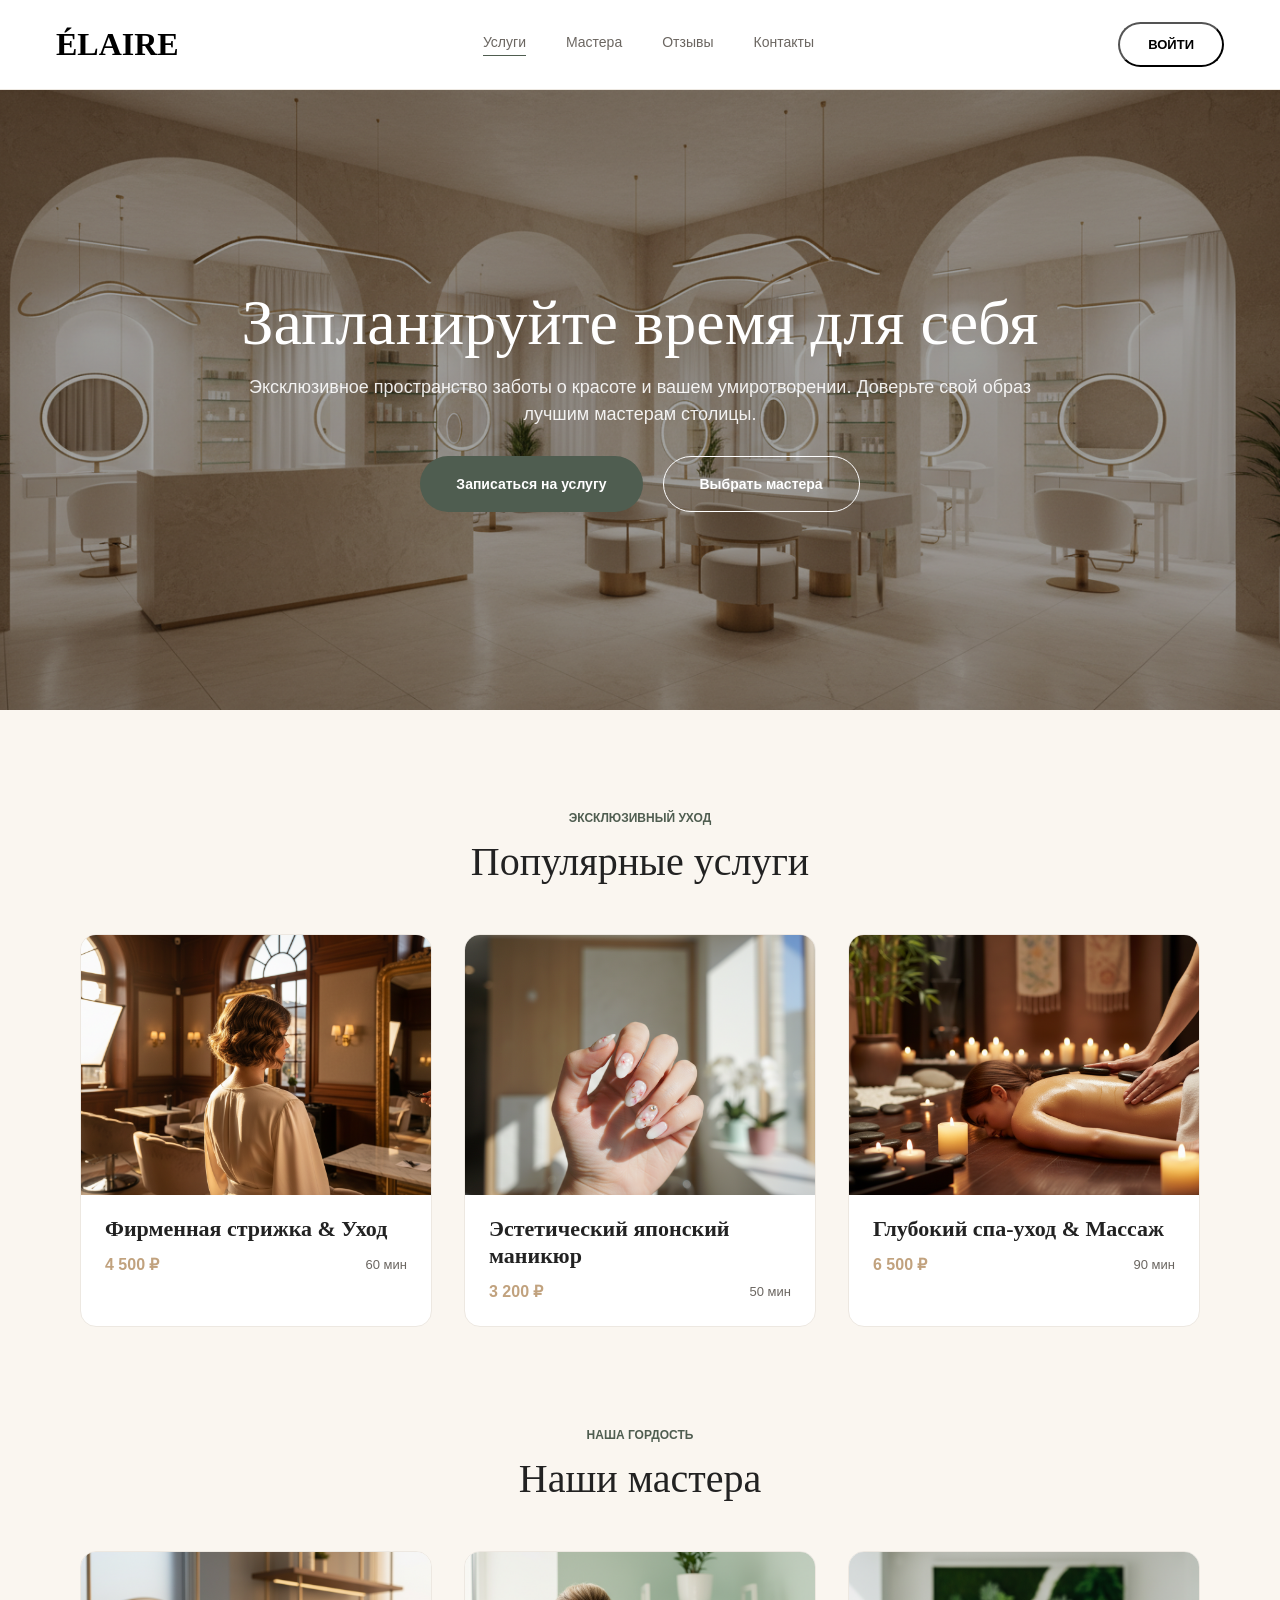
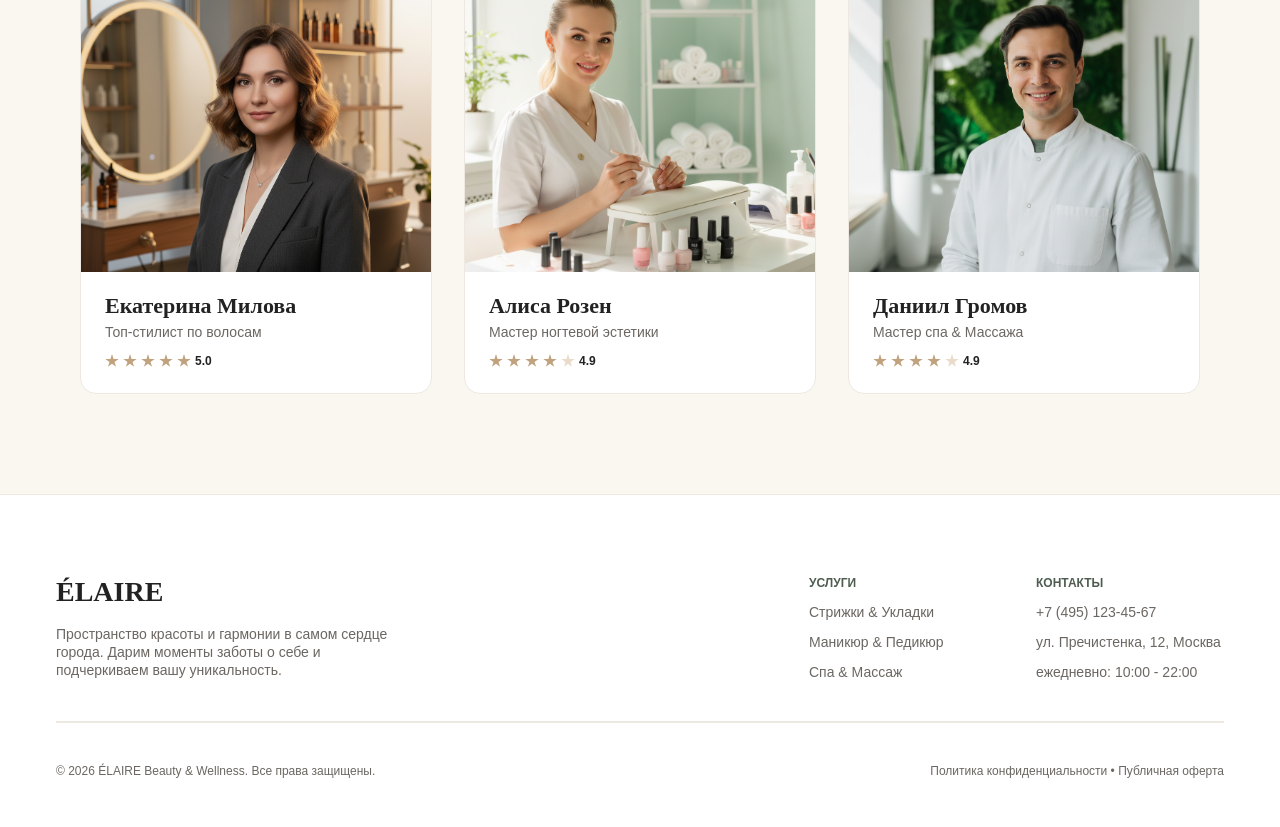
<file: frontend-1-complete/index.html>
<!DOCTYPE html>
<html lang="ru">
  <head>
    <meta charset="UTF-8" />
    <link rel="icon" type="image/svg+xml" href="/favicon.svg" />
    <meta name="viewport" content="width=device-width, initial-scale=1.0" />
    <title>ÉLAIRE — Салон услуг</title>
    <link rel="stylesheet" href="home.css" />
  </head>
  <body>
    <div class="page">
      <!-- header -->
      <header class="header">
        <div class="logo">
          <span class="logo-text">ÉLAIRE</span>
        </div>
        <nav class="nav-links">
          <div class="nav-item active"><a href="#">Услуги</a></div>
          <div class="nav-item"><a href="#">Мастера</a></div>
          <div class="nav-item"><a href="#">Отзывы</a></div>
          <div class="nav-item"><a href="#">Контакты</a></div>
        </nav>
        <button class="login-button"><span>Войти</span></button>
      </header>

      <!-- hero -->
      <section class="hero">
        <div class="hero-text-container">
          <h1 class="hero-title">Запланируйте время для себя</h1>
          <p class="hero-desc">
            Эксклюзивное пространство заботы о красоте и вашем умиротворении.
            Доверьте свой образ лучшим мастерам столицы.
          </p>
        </div>
        <div class="hero-ctas">
          <button
            class="cta-service"
            onclick="window.location.href='services.html'"
          >
            Записаться на услугу
          </button>
          <button class="cta-master">Выбрать мастера</button>
        </div>
      </section>

      <!-- popular services -->
      <section class="popular-services">
        <div class="section-header">
          <span class="section-tag">Эксклюзивный уход</span>
          <h2 class="section-title">Популярные услуги</h2>
        </div>
        <div class="services-grid">
          <article class="service-card">
            <div
              class="service-card-image"
              style="background-image: url('images/service-haircut.png')"
            ></div>
            <div class="service-card-body">
              <h3 class="service-card-title">Фирменная стрижка &amp; Уход</h3>
              <div class="service-card-meta">
                <span class="price">4 500 ₽</span>
                <span class="duration">60 мин</span>
              </div>
            </div>
          </article>
          <article class="service-card">
            <div
              class="service-card-image"
              style="background-image: url('images/service-manicure.png')"
            ></div>
            <div class="service-card-body">
              <h3 class="service-card-title">Эстетический японский маникюр</h3>
              <div class="service-card-meta">
                <span class="price">3 200 ₽</span>
                <span class="duration">50 мин</span>
              </div>
            </div>
          </article>
          <article class="service-card">
            <div
              class="service-card-image"
              style="background-image: url('images/service-spa.png')"
            ></div>
            <div class="service-card-body">
              <h3 class="service-card-title">Глубокий спа-уход &amp; Массаж</h3>
              <div class="service-card-meta">
                <span class="price">6 500 ₽</span>
                <span class="duration">90 мин</span>
              </div>
            </div>
          </article>
        </div>
      </section>

      <!-- our masters -->
      <section class="our-masters">
        <div class="section-header">
          <span class="section-tag">Наша гордость</span>
          <h2 class="section-title">Наши мастера</h2>
        </div>
        <div class="masters-grid">
          <article class="master-card">
            <div
              class="master-card-image"
              style="background-image: url('images/master-ekaterina.png')"
            ></div>
            <div class="master-card-body">
              <div class="master-info">
                <h3 class="master-name">Екатерина Милова</h3>
                <span class="master-role">Топ-стилист по волосам</span>
              </div>
              <div class="stars">
                <span class="star"></span>
                <span class="star"></span>
                <span class="star"></span>
                <span class="star"></span>
                <span class="star"></span>
                <span class="rating">5.0</span>
              </div>
            </div>
          </article>
          <article class="master-card">
            <div
              class="master-card-image"
              style="background-image: url('images/master-alisa.png')"
            ></div>
            <div class="master-card-body">
              <div class="master-info">
                <h3 class="master-name">Алиса Розен</h3>
                <span class="master-role">Мастер ногтевой эстетики</span>
              </div>
              <div class="stars">
                <span class="star"></span>
                <span class="star"></span>
                <span class="star"></span>
                <span class="star"></span>
                <span class="star star-empty"></span>
                <span class="rating">4.9</span>
              </div>
            </div>
          </article>
          <article class="master-card">
            <div
              class="master-card-image"
              style="background-image: url('images/master-daniil.png')"
            ></div>
            <div class="master-card-body">
              <div class="master-info">
                <h3 class="master-name">Даниил Громов</h3>
                <span class="master-role">Мастер спа &amp; Массажа</span>
              </div>
              <div class="stars">
                <span class="star"></span>
                <span class="star"></span>
                <span class="star"></span>
                <span class="star"></span>
                <span class="star star-empty"></span>
                <span class="rating">4.9</span>
              </div>
            </div>
          </article>
        </div>
      </section>

      <!-- footer -->
      <footer class="footer">
        <div class="footer-top">
          <div class="footer-brand">
            <span class="brand-name">ÉLAIRE</span>
            <span class="brand-desc"
              >Пространство красоты и гармонии в самом сердце города. Дарим
              моменты заботы о себе и подчеркиваем вашу уникальность.</span
            >
          </div>
          <div class="footer-links-row">
            <div class="links-col" style="width: 147px">
              <span class="col-title">Услуги</span>
              <a href="#">Стрижки &amp; Укладки</a>
              <a href="#">Маникюр &amp; Педикюр</a>
              <a href="#">Спа &amp; Массаж</a>
            </div>
            <div class="links-col" style="width: 188px">
              <span class="col-title">Контакты</span>
              <a href="#">+7 (495) 123-45-67</a>
              <a href="#">ул. Пречистенка, 12, Москва</a>
              <a href="#">ежедневно: 10:00 - 22:00</a>
            </div>
          </div>
        </div>
        <div class="footer-line"></div>
        <div class="footer-bottom">
          <span class="copy"
            >© 2026 ÉLAIRE Beauty &amp; Wellness. Все права защищены.</span
          >
          <span class="legal"
            >Политика конфиденциальности • Публичная оферта</span
          >
        </div>
      </footer>
    </div>
  </body>
</html>
</file>
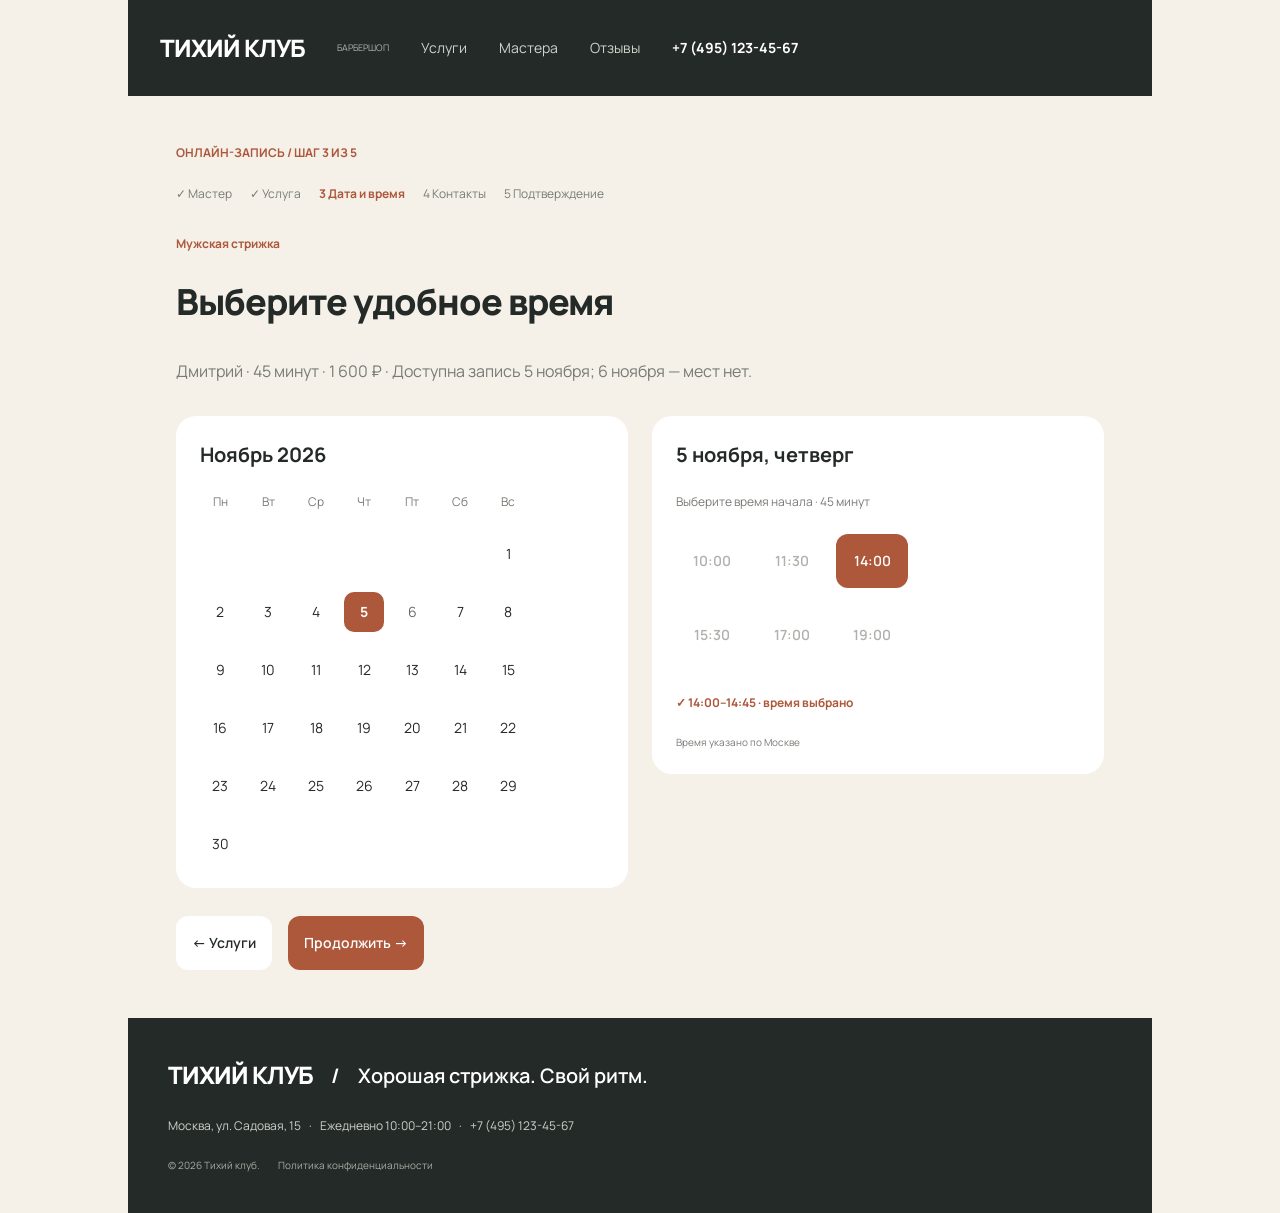
<file: frontend-1-practice/index.html>
<!DOCTYPE html>
<html class="document" lang="ru">
  <head>
    <meta charset="UTF-8" />
    <meta name="viewport" content="width=device-width, initial-scale=1.0" />
    <meta name="description" content="Выбор даты и времени визита в барбершоп «Тихий клуб»." />
    <title>Дата и время — Тихий клуб</title>
    <link rel="stylesheet" href="styles.css" />
  </head>
  <body class="site">
    <div class="site-frame">
      <header class="masthead">
        <div class="masthead-inner">
          <a class="brand" href="./index.html" aria-label="Тихий клуб — главная">ТИХИЙ КЛУБ</a>
          <span class="brand-caption">БАРБЕРШОП</span>
          <nav class="site-navigation" aria-label="Основная навигация">
            <a class="navigation-link" href="#">Услуги</a>
            <a class="navigation-link" href="#">Мастера</a>
            <a class="navigation-link" href="#">Отзывы</a>
          </nav>
          <a class="salon-phone" href="tel:+74951234567">+7 (495) 123-45-67</a>
        </div>
      </header>

      <main class="appointment">
        <p class="eyebrow">Онлайн-запись / Шаг 3 из 5</p>
        <nav class="booking-progress" aria-label="Этапы записи">
          <ol class="progress-list">
            <li class="progress-step progress-step--complete">✓ Мастер</li>
            <li class="progress-step progress-step--complete">✓ Услуга</li>
            <li class="progress-step progress-step--current" aria-current="step">3 Дата и время</li>
            <li class="progress-step">4 Контакты</li>
            <li class="progress-step">5 Подтверждение</li>
          </ol>
        </nav>

        <section class="visit-choice" aria-labelledby="page-heading">
          <p class="service-label">Мужская стрижка</p>
          <h1 class="page-heading" id="page-heading">Выберите удобное время</h1>
          <p class="visit-description">Дмитрий · 45 минут · 1 600 ₽ <span class="availability-note">· Доступна запись 5 ноября; 6 ноября — мест нет.</span></p>

          <div class="schedule-layout">
            <section class="month-panel" aria-labelledby="month-heading">
              <h2 class="panel-heading" id="month-heading">Ноябрь 2026</h2>
              <div class="weekday-grid" aria-hidden="true">
                <span class="weekday">Пн</span><span class="weekday">Вт</span><span class="weekday">Ср</span><span class="weekday">Чт</span><span class="weekday">Пт</span><span class="weekday">Сб</span><span class="weekday">Вс</span>
              </div>
              <div class="date-grid" role="group" aria-label="Даты ноября 2026 года">
                <!-- 1 ноября — воскресенье: шесть пустых ячеек перед первым числом. -->
                <span class="date-spacer" aria-hidden="true"></span><span class="date-spacer" aria-hidden="true"></span><span class="date-spacer" aria-hidden="true"></span><span class="date-spacer" aria-hidden="true"></span><span class="date-spacer" aria-hidden="true"></span><span class="date-spacer" aria-hidden="true"></span>
                <button class="date-button" type="button" aria-label="1 ноября, воскресенье">1</button>
                <button class="date-button" type="button" aria-label="2 ноября, понедельник">2</button>
                <button class="date-button" type="button" aria-label="3 ноября, вторник">3</button>
                <button class="date-button" type="button" aria-label="4 ноября, среда">4</button>
                <button class="date-button date-button--selected" type="button" aria-label="5 ноября, четверг, выбрано" aria-pressed="true">5</button>
                <button class="date-button date-button--busy" type="button" aria-label="6 ноября, пятница, нет свободных слотов">6</button>
                <button class="date-button" type="button" aria-label="7 ноября, суббота">7</button>
                <button class="date-button" type="button" aria-label="8 ноября, воскресенье">8</button>
                <button class="date-button" type="button" aria-label="9 ноября, понедельник">9</button>
                <button class="date-button" type="button" aria-label="10 ноября, вторник">10</button>
                <button class="date-button" type="button" aria-label="11 ноября, среда">11</button>
                <button class="date-button" type="button" aria-label="12 ноября, четверг">12</button>
                <button class="date-button" type="button" aria-label="13 ноября, пятница">13</button>
                <button class="date-button" type="button" aria-label="14 ноября, суббота">14</button>
                <button class="date-button" type="button" aria-label="15 ноября, воскресенье">15</button>
                <button class="date-button" type="button" aria-label="16 ноября, понедельник">16</button>
                <button class="date-button" type="button" aria-label="17 ноября, вторник">17</button>
                <button class="date-button" type="button" aria-label="18 ноября, среда">18</button>
                <button class="date-button" type="button" aria-label="19 ноября, четверг">19</button>
                <button class="date-button" type="button" aria-label="20 ноября, пятница">20</button>
                <button class="date-button" type="button" aria-label="21 ноября, суббота">21</button>
                <button class="date-button" type="button" aria-label="22 ноября, воскресенье">22</button>
                <button class="date-button" type="button" aria-label="23 ноября, понедельник">23</button>
                <button class="date-button" type="button" aria-label="24 ноября, вторник">24</button>
                <button class="date-button" type="button" aria-label="25 ноября, среда">25</button>
                <button class="date-button" type="button" aria-label="26 ноября, четверг">26</button>
                <button class="date-button" type="button" aria-label="27 ноября, пятница">27</button>
                <button class="date-button" type="button" aria-label="28 ноября, суббота">28</button>
                <button class="date-button" type="button" aria-label="29 ноября, воскресенье">29</button>
                <button class="date-button" type="button" aria-label="30 ноября, понедельник">30</button>
              </div>
            </section>

            <section class="time-panel" aria-labelledby="time-heading">
              <h2 class="panel-heading" id="time-heading"><time class="chosen-date" datetime="2026-11-05">5 ноября, четверг</time></h2>
              <p class="time-instruction">Выберите время начала · 45 минут</p>
              <div class="time-grid" role="group" aria-label="Время начала визита">
                <button class="time-button time-button--unavailable" type="button" disabled aria-label="10:00, занято">10:00</button>
                <button class="time-button time-button--unavailable" type="button" disabled aria-label="11:30, занято">11:30</button>
                <button class="time-button time-button--selected" type="button" aria-pressed="true" aria-label="14:00, выбрано">14:00</button>
                <button class="time-button time-button--unavailable" type="button" disabled aria-label="15:30, занято">15:30</button>
                <button class="time-button time-button--unavailable" type="button" disabled aria-label="17:00, занято">17:00</button>
                <button class="time-button time-button--unavailable" type="button" disabled aria-label="19:00, занято">19:00</button>
              </div>
              <p class="selected-interval">✓ 14:00–14:45 · время выбрано</p>
              <p class="timezone-note">Время указано по Москве</p>
            </section>
          </div>

          <div class="booking-actions">
            <button class="action-button action-button--secondary" type="button">← Услуги</button>
            <button class="action-button action-button--primary" type="button">Продолжить →</button>
          </div>
        </section>
      </main>

      <footer class="salon-footer" id="contacts">
        <div class="footer-inner">
          <div class="footer-signature">
            <a class="brand brand--footer" href="./index.html">ТИХИЙ КЛУБ</a>
            <span class="signature-divider" aria-hidden="true">/</span>
            <p class="salon-motto">Хорошая стрижка. Свой ритм.</p>
          </div>
          <address class="salon-details">Москва, ул. Садовая, 15 <span class="details-divider">·</span> Ежедневно 10:00–21:00 <span class="details-divider">·</span> <a class="footer-phone" href="tel:+74951234567">+7 (495) 123-45-67</a></address>
          <p class="footer-legal">© 2026 Тихий клуб. <span class="privacy-label">Политика конфиденциальности</span></p>
        </div>
      </footer>
    </div>
  </body>
</html>
</file>
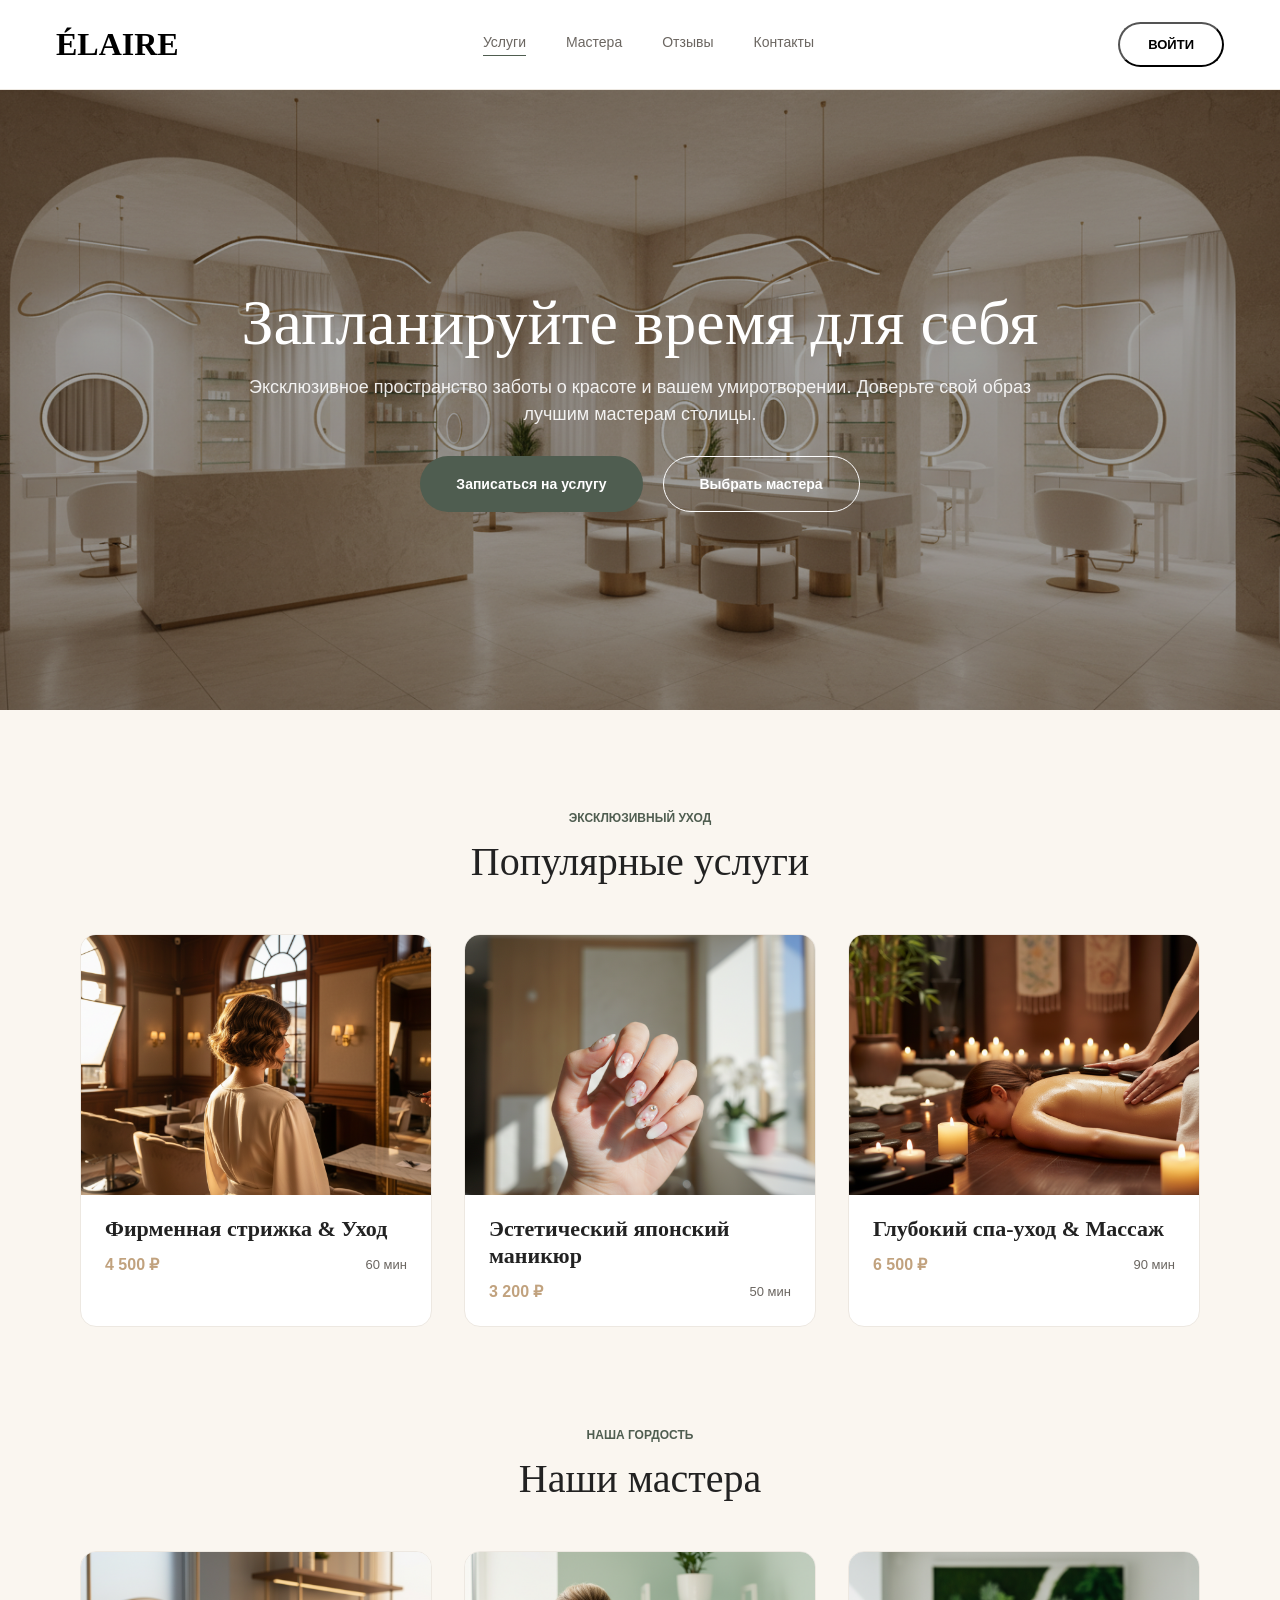
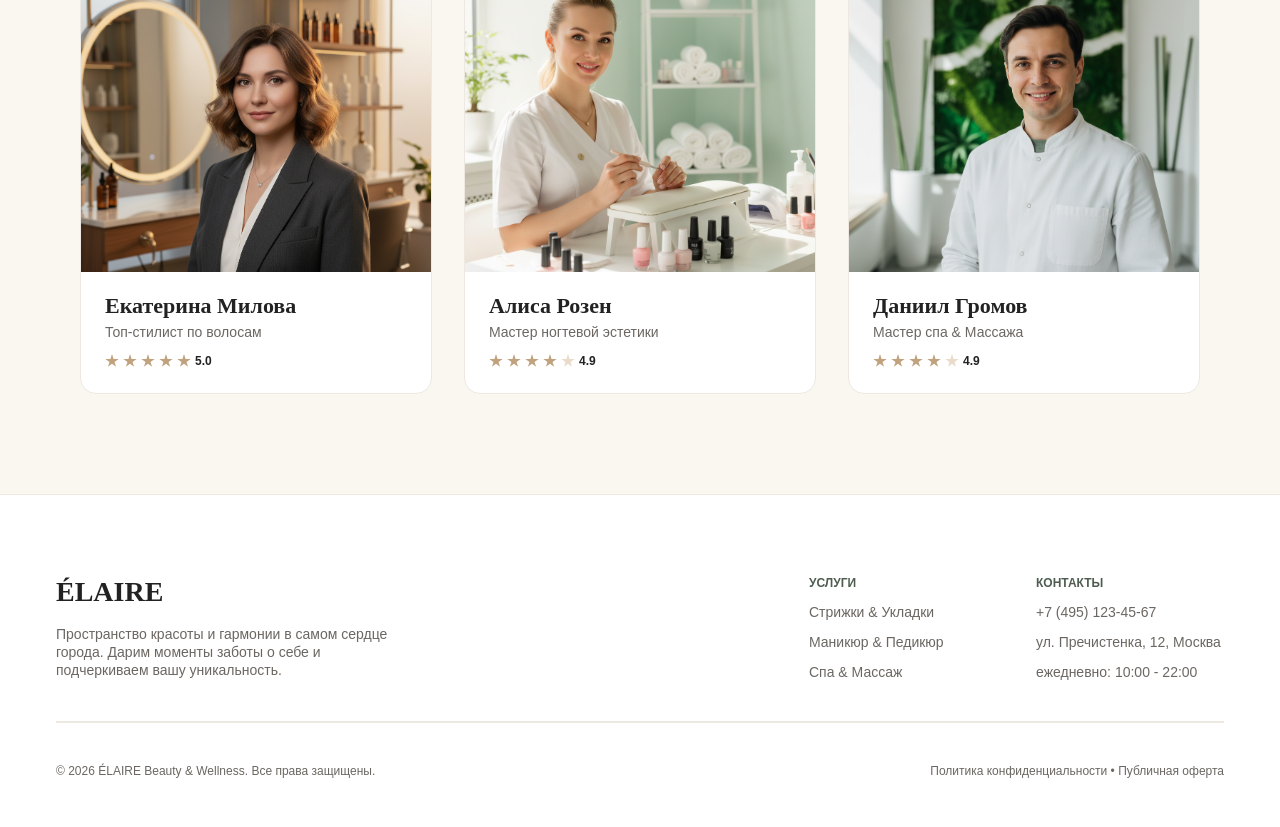
<file: frontend-2-complete/index.html>
<!DOCTYPE html>
<html lang="ru">
  <head>
    <meta charset="UTF-8" />
    <link rel="icon" type="image/svg+xml" href="/favicon.svg" />
    <meta name="viewport" content="width=device-width, initial-scale=1.0" />
    <title>ÉLAIRE — Салон услуг</title>
    <link rel="stylesheet" href="home.css" />
  </head>
  <body>
    <div class="page">
      <!-- header -->
      <header class="header">
        <div class="logo">
          <span class="logo-text">ÉLAIRE</span>
        </div>
        <nav class="nav-links">
          <div class="nav-item active"><a href="#">Услуги</a></div>
          <div class="nav-item"><a href="#">Мастера</a></div>
          <div class="nav-item"><a href="#">Отзывы</a></div>
          <div class="nav-item"><a href="#">Контакты</a></div>
        </nav>
        <button class="login-button"><span>Войти</span></button>
      </header>

      <!-- hero -->
      <section class="hero">
        <div class="hero-text-container">
          <h1 class="hero-title">Запланируйте время для себя</h1>
          <p class="hero-desc">
            Эксклюзивное пространство заботы о красоте и вашем умиротворении.
            Доверьте свой образ лучшим мастерам столицы.
          </p>
        </div>
        <div class="hero-ctas">
          <button class="cta-service">Записаться на услугу</button>
          <button class="cta-master">Выбрать мастера</button>
        </div>
      </section>

      <!-- popular services -->
      <section class="popular-services">
        <div class="section-header">
          <span class="section-tag">Эксклюзивный уход</span>
          <h2 class="section-title">Популярные услуги</h2>
        </div>
        <div class="services-grid">
          <article class="service-card">
            <div
              class="service-card-image"
              style="background-image: url('images/service-haircut.png')"
            ></div>
            <div class="service-card-body">
              <h3 class="service-card-title">Фирменная стрижка &amp; Уход</h3>
              <div class="service-card-meta">
                <span class="price">4 500 ₽</span>
                <span class="duration">60 мин</span>
              </div>
            </div>
          </article>
          <article class="service-card">
            <div
              class="service-card-image"
              style="background-image: url('images/service-manicure.png')"
            ></div>
            <div class="service-card-body">
              <h3 class="service-card-title">Эстетический японский маникюр</h3>
              <div class="service-card-meta">
                <span class="price">3 200 ₽</span>
                <span class="duration">50 мин</span>
              </div>
            </div>
          </article>
          <article class="service-card">
            <div
              class="service-card-image"
              style="background-image: url('images/service-spa.png')"
            ></div>
            <div class="service-card-body">
              <h3 class="service-card-title">Глубокий спа-уход &amp; Массаж</h3>
              <div class="service-card-meta">
                <span class="price">6 500 ₽</span>
                <span class="duration">90 мин</span>
              </div>
            </div>
          </article>
        </div>
      </section>

      <!-- our masters -->
      <section class="our-masters">
        <div class="section-header">
          <span class="section-tag">Наша гордость</span>
          <h2 class="section-title">Наши мастера</h2>
        </div>
        <div class="masters-grid">
          <article class="master-card">
            <div
              class="master-card-image"
              style="background-image: url('images/master-ekaterina.png')"
            ></div>
            <div class="master-card-body">
              <div class="master-info">
                <h3 class="master-name">Екатерина Милова</h3>
                <span class="master-role">Топ-стилист по волосам</span>
              </div>
              <div class="stars">
                <span class="star"></span>
                <span class="star"></span>
                <span class="star"></span>
                <span class="star"></span>
                <span class="star"></span>
                <span class="rating">5.0</span>
              </div>
            </div>
          </article>
          <article class="master-card">
            <div
              class="master-card-image"
              style="background-image: url('images/master-alisa.png')"
            ></div>
            <div class="master-card-body">
              <div class="master-info">
                <h3 class="master-name">Алиса Розен</h3>
                <span class="master-role">Мастер ногтевой эстетики</span>
              </div>
              <div class="stars">
                <span class="star"></span>
                <span class="star"></span>
                <span class="star"></span>
                <span class="star"></span>
                <span class="star star-empty"></span>
                <span class="rating">4.9</span>
              </div>
            </div>
          </article>
          <article class="master-card">
            <div
              class="master-card-image"
              style="background-image: url('images/master-daniil.png')"
            ></div>
            <div class="master-card-body">
              <div class="master-info">
                <h3 class="master-name">Даниил Громов</h3>
                <span class="master-role">Мастер спа &amp; Массажа</span>
              </div>
              <div class="stars">
                <span class="star"></span>
                <span class="star"></span>
                <span class="star"></span>
                <span class="star"></span>
                <span class="star star-empty"></span>
                <span class="rating">4.9</span>
              </div>
            </div>
          </article>
        </div>
      </section>

      <!-- footer -->
      <footer class="footer">
        <div class="footer-top">
          <div class="footer-brand">
            <span class="brand-name">ÉLAIRE</span>
            <span class="brand-desc"
              >Пространство красоты и гармонии в самом сердце города. Дарим
              моменты заботы о себе и подчеркиваем вашу уникальность.</span
            >
          </div>
          <div class="footer-links-row">
            <div class="links-col" style="width: 147px">
              <span class="col-title">Услуги</span>
              <a href="#">Стрижки &amp; Укладки</a>
              <a href="#">Маникюр &amp; Педикюр</a>
              <a href="#">Спа &amp; Массаж</a>
            </div>
            <div class="links-col" style="width: 188px">
              <span class="col-title">Контакты</span>
              <a href="#">+7 (495) 123-45-67</a>
              <a href="#">ул. Пречистенка, 12, Москва</a>
              <a href="#">ежедневно: 10:00 - 22:00</a>
            </div>
          </div>
        </div>
        <div class="footer-line"></div>
        <div class="footer-bottom">
          <span class="copy"
            >© 2026 ÉLAIRE Beauty &amp; Wellness. Все права защищены.</span
          >
          <span class="legal"
            >Политика конфиденциальности • Публичная оферта</span
          >
        </div>
      </footer>
    </div>
    <script src="./home.js"></script>
  </body>
</html>
</file>
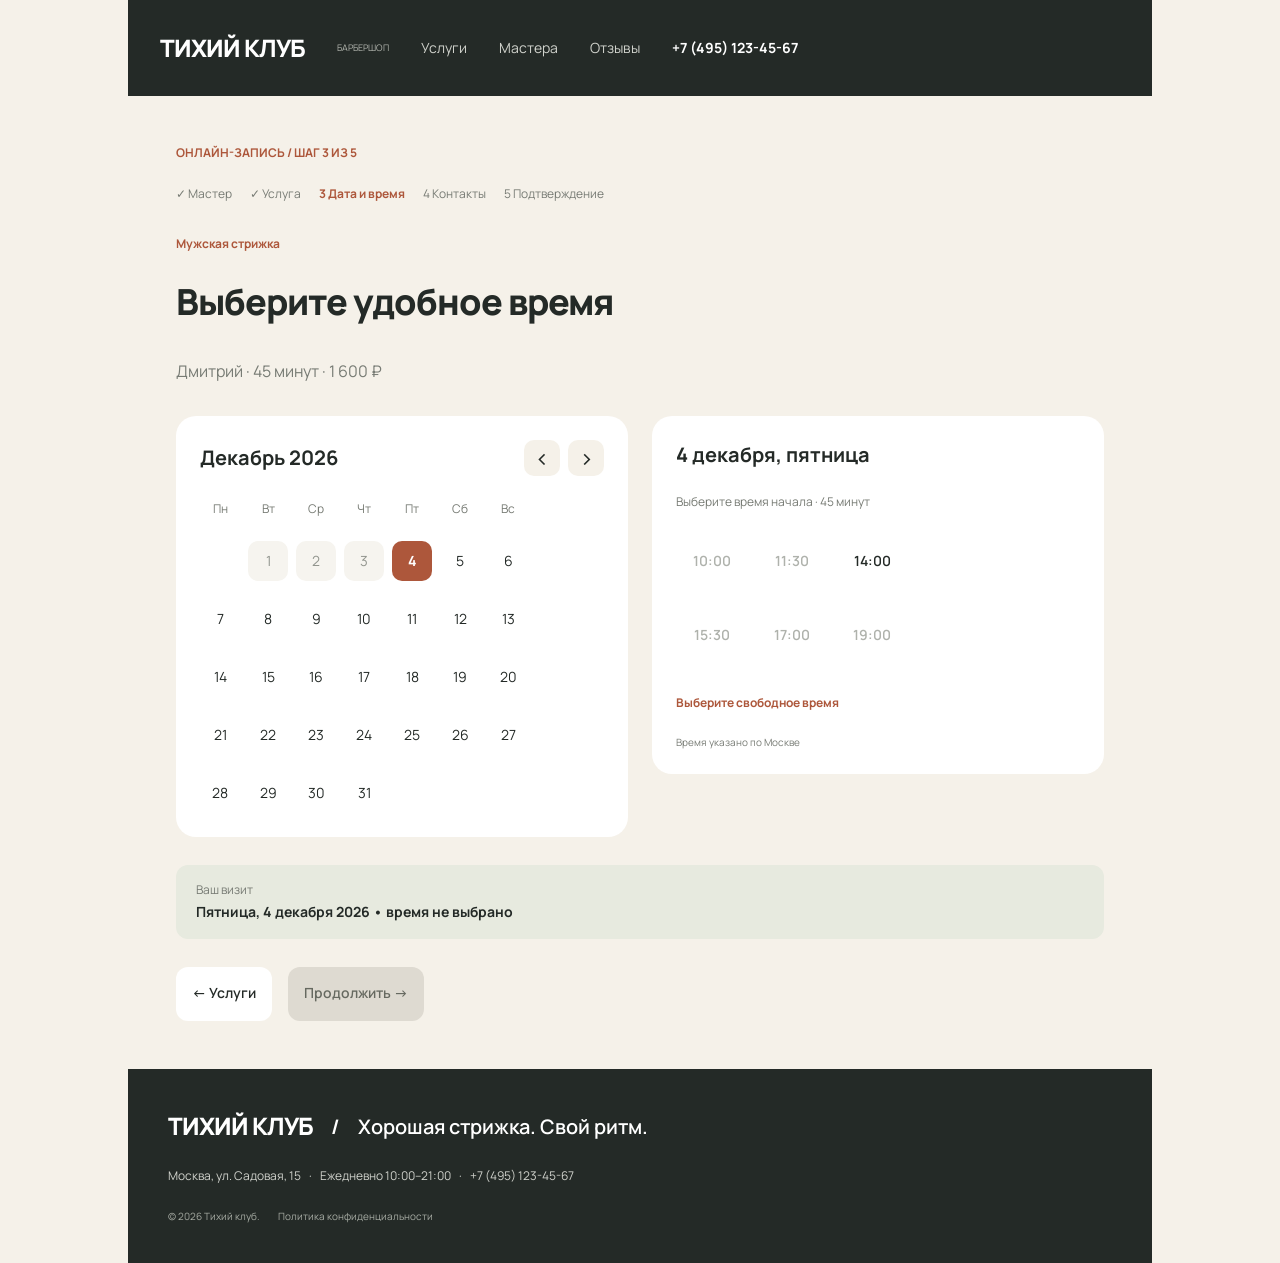
<file: frontend-2-practice/index.html>
<!DOCTYPE html>
<html class="document" lang="ru">
  <head>
    <meta charset="UTF-8" />
    <meta name="viewport" content="width=device-width, initial-scale=1.0" />
    <meta name="description" content="Выбор даты и времени визита в барбершоп «Тихий клуб»." />
    <title>Дата и время — Тихий клуб</title>
    <link rel="stylesheet" href="styles.css" />
  </head>
  <body class="site">
    <div class="site-frame">
      <header class="masthead">
        <div class="masthead-inner">
          <a class="brand" href="./index.html" aria-label="Тихий клуб — главная">ТИХИЙ КЛУБ</a>
          <span class="brand-caption">БАРБЕРШОП</span>
          <nav class="site-navigation" aria-label="Основная навигация">
            <a class="navigation-link" href="#">Услуги</a>
            <a class="navigation-link" href="#">Мастера</a>
            <a class="navigation-link" href="#">Отзывы</a>
          </nav>
          <a class="salon-phone" href="tel:+74951234567">+7 (495) 123-45-67</a>
        </div>
      </header>

      <main class="appointment">
        <p class="eyebrow">Онлайн-запись / Шаг 3 из 5</p>
        <nav class="booking-progress" aria-label="Этапы записи">
          <ol class="progress-list">
            <li class="progress-step progress-step--complete">✓ Мастер</li>
            <li class="progress-step progress-step--complete">✓ Услуга</li>
            <li class="progress-step progress-step--current" aria-current="step">3 Дата и время</li>
            <li class="progress-step">4 Контакты</li>
            <li class="progress-step">5 Подтверждение</li>
          </ol>
        </nav>

        <section class="visit-choice" aria-labelledby="page-heading">
          <p class="service-label">Мужская стрижка</p>
          <h1 class="page-heading" id="page-heading">Выберите удобное время</h1>
          <p class="visit-description">Дмитрий · 45 минут · 1 600 ₽</p>

          <div class="schedule-layout">
            <section class="month-panel" aria-labelledby="month-heading">
              <div class="month-header">
                <h2 class="panel-heading" id="month-heading" aria-live="polite"></h2>
                <div class="month-navigation" aria-label="Переключение месяцев">
                  <button class="month-arrow" id="previous-month" type="button" aria-label="Предыдущий месяц">‹</button>
                  <button class="month-arrow" id="next-month" type="button" aria-label="Следующий месяц">›</button>
                </div>
              </div>
              <div class="weekday-grid" aria-hidden="true">
                <span class="weekday">Пн</span><span class="weekday">Вт</span><span class="weekday">Ср</span><span class="weekday">Чт</span><span class="weekday">Пт</span><span class="weekday">Сб</span><span class="weekday">Вс</span>
              </div>
              <div class="date-grid" role="group" aria-labelledby="month-heading"></div>
            </section>

            <section class="time-panel" aria-labelledby="time-heading">
              <h2 class="panel-heading" id="time-heading"><time class="chosen-date"></time></h2>
              <p class="time-instruction">Выберите время начала · 45 минут</p>
              <div class="time-grid" role="group" aria-label="Время начала визита"></div>
              <p class="no-slots" hidden>На этот день всё занято. Выберите другую дату.</p>
              <p class="selected-interval" id="slot-hint">Выберите свободное время</p>
              <p class="timezone-note">Время указано по Москве</p>
            </section>
          </div>

          <div class="booking-summary">
            <p class="summary-label">Ваш визит</p>
            <p class="summary-value" id="booking-summary" aria-live="polite"></p>
          </div>
          <div class="booking-actions">
            <a class="action-button action-button--secondary" href="https://www.figma.com/proto/QsYxZm2ePz76Io6f0aDWiN/Untitled?node-id=17-140&amp;page-id=6%3A662">← Услуги</a>
            <button class="action-button action-button--primary" id="continue-booking" type="button" disabled>Продолжить →</button>
          </div>
          <p class="booking-feedback" role="status" hidden></p>
        </section>
      </main>

      <footer class="salon-footer" id="contacts">
        <div class="footer-inner">
          <div class="footer-signature">
            <a class="brand brand--footer" href="./index.html">ТИХИЙ КЛУБ</a>
            <span class="signature-divider" aria-hidden="true">/</span>
            <p class="salon-motto">Хорошая стрижка. Свой ритм.</p>
          </div>
          <address class="salon-details">Москва, ул. Садовая, 15 <span class="details-divider">·</span> Ежедневно 10:00–21:00 <span class="details-divider">·</span> <a class="footer-phone" href="tel:+74951234567">+7 (495) 123-45-67</a></address>
          <p class="footer-legal">© 2026 Тихий клуб. <span class="privacy-label">Политика конфиденциальности</span></p>
        </div>
      </footer>
    </div>
    <script src="script.js"></script>
  </body>
</html>
</file>
<file: frontend-1-complete/home.css>
/* ===== reset & base ===== */
* {
  margin: 0;
  padding: 0;
  box-sizing: border-box;
}

body {
  min-height: 100vh;
  font-family: "DM Sans", sans-serif;
}

.page {
  display: flex;
  flex-direction: column;
  min-height: 100vh;
  background: #faf6f0;
}

/* ===== header ===== */
.header {
  display: flex;
  flex-direction: row;
  justify-content: space-between;
  align-items: center;
  padding: 0px 56px;
  height: 90px;
  background: #ffffff;
  border-bottom: 1px solid #ede8e1;
}

.logo-text {
  font-family: "Cormorant Garamond", serif;
  font-weight: 600;
  font-size: 32px;
  line-height: 39px;
  cursor: pointer;
}

.nav-links {
  display: flex;
  flex-direction: row;
  gap: 40px;
}

.nav-item {
  padding-bottom: 4px;
  border-bottom: 1.5px solid transparent;
}

.nav-item.active {
  border-bottom-color: #4f5d50;
}

.nav-item a {
  font-size: 14px;
  line-height: 18px;
  color: #6b6661;
  text-decoration: none;
}

.login-button {
  padding: 12px 28px;
  border-radius: 100px;
  background: transparent;
  cursor: pointer;
  font-weight: 600;
  font-size: 13px;
  line-height: 17px;
  text-transform: uppercase;
}

/* ===== hero ===== */
.hero {
  display: flex;
  flex-direction: column;
  justify-content: center;
  align-items: center;
  padding: 0px 80px;
  gap: 28px;
  height: 620px;
  background: linear-gradient(0deg, rgba(0, 0, 0, 0.35), rgba(0, 0, 0, 0.35)),
    url("./images/hero-salon.png") center / cover no-repeat;
}

.hero-text-container {
  display: flex;
  flex-direction: column;
  align-items: center;
  gap: 16px;
  max-width: 800px;
}

.hero-title {
  font-family: "Cormorant Garamond", serif;
  font-weight: 400;
  font-size: 64px;
  line-height: 1.1;
  text-align: center;
  color: #ffffff;
}

.hero-desc {
  font-size: 18px;
  line-height: 1.5;
  text-align: center;
  color: #ffffff;
  opacity: 0.9;
}

.hero-ctas {
  display: flex;
  flex-direction: row;
  gap: 20px;
}

.cta-service {
  padding: 18px 36px;
  background: #4f5d50;
  border-radius: 100px;
  border: none;
  cursor: pointer;
  font-weight: 600;
  font-size: 14px;
  line-height: 18px;
  color: #ffffff;
}

.cta-service:hover {
  background: #3d4a3e;
}

.cta-master {
  padding: 18px 36px;
  background: transparent;
  border: 1px solid #ffffff;
  border-radius: 100px;
  cursor: pointer;
  font-weight: 600;
  font-size: 14px;
  line-height: 18px;
  color: #ffffff;
}

.cta-master:hover {
  background: rgba(255, 255, 255, 0.1);
}

/* ===== section header ===== */
.section-header {
  display: flex;
  flex-direction: column;
  align-items: center;
  gap: 12px;
  width: 100%;
}

.section-tag {
  font-weight: 700;
  font-size: 12px;
  line-height: 16px;
  text-transform: uppercase;
  color: #4f5d50;
}

.section-title {
  font-family: "Cormorant Garamond", serif;
  font-weight: 500;
  font-size: 40px;
  line-height: 48px;
  color: #222222;
}

/* ===== popular services ===== */
.popular-services {
  display: flex;
  flex-direction: column;
  align-items: flex-start;
  padding: 100px 80px 80px;
  gap: 48px;
  background: #faf6f0;
}

.services-grid {
  display: flex;
  flex-direction: row;
  gap: 32px;
  width: 100%;
}

.service-card {
  display: flex;
  flex-direction: column;
  align-items: flex-start;
  gap: 20px;
  flex: 1;
  padding-bottom: 24px;
  background: #ffffff;
  border: 1px solid #ede8e1;
  border-radius: 16px;
  overflow: hidden;
}

.service-card-image {
  width: 100%;
  height: 260px;
  background-size: cover;
  background-position: center;
  background-repeat: no-repeat;
}

.service-card-image--haircut {
  background-image: url("../images/service-haircut.png");
}

.service-card-image--manicure {
  background-image: url("../images/service-manicure.png");
}

.service-card-image--spa {
  background-image: url("../images/service-spa.png");
}

.service-card-body {
  display: flex;
  flex-direction: column;
  gap: 12px;
  padding: 0 24px;
  width: 100%;
}

.service-card-title {
  font-family: "Cormorant Garamond", serif;
  font-weight: 600;
  font-size: 22px;
  line-height: 27px;
  color: #222222;
}

.service-card-meta {
  display: flex;
  flex-direction: row;
  justify-content: space-between;
  align-items: center;
}

.service-card-meta .price {
  font-weight: 600;
  font-size: 16px;
  line-height: 21px;
  color: #c1a27e;
}

.service-card-meta .duration {
  font-size: 13px;
  line-height: 17px;
  color: #6b6661;
}

/* ===== our masters ===== */
.our-masters {
  display: flex;
  flex-direction: column;
  align-items: flex-start;
  padding: 20px 80px 100px;
  gap: 48px;
  background: #faf6f0;
}

.masters-grid {
  display: flex;
  flex-direction: row;
  gap: 32px;
  width: 100%;
}

.master-card {
  display: flex;
  flex-direction: column;
  align-items: flex-start;
  gap: 20px;
  flex: 1;
  padding-bottom: 24px;
  background: #ffffff;
  border: 1px solid #ede8e1;
  border-radius: 16px;
  overflow: hidden;
}

.master-card-image {
  width: 100%;
  height: 320px;
  background-size: cover;
  background-position: center;
  background-repeat: no-repeat;
}

.master-card-image--ekaterina {
  background-image: url("../images/master-ekaterina.png");
}

.master-card-image--alisa {
  background-image: url("../images/master-alisa.png");
}

.master-card-image--daniil {
  background-image: url("../images/master-daniil.png");
}

.master-card-body {
  display: flex;
  flex-direction: column;
  gap: 12px;
  padding: 0 24px;
  width: 100%;
}

.master-info {
  display: flex;
  flex-direction: column;
  gap: 4px;
}

.master-name {
  font-family: "Cormorant Garamond", serif;
  font-weight: 600;
  font-size: 22px;
  line-height: 27px;
  color: #222222;
}

.master-role {
  font-size: 14px;
  line-height: 18px;
  color: #6b6661;
}

.stars {
  display: flex;
  flex-direction: row;
  align-items: center;
  gap: 4px;
}

.star {
  width: 14px;
  height: 14px;
  background: #c1a27e;
  clip-path: polygon(
    50% 0%,
    61% 35%,
    98% 35%,
    68% 57%,
    79% 91%,
    50% 70%,
    21% 91%,
    32% 57%,
    2% 35%,
    39% 35%
  );
}

.star-empty {
  background: #eadbc8;
}

.rating {
  font-weight: 600;
  font-size: 12px;
  line-height: 16px;
  color: #222222;
}

/* ===== footer ===== */
.footer {
  background: #ffffff;
  display: flex;
  flex-direction: column;
  padding: 80px 56px 48px;
  border-top: 1px solid #ede8e1;
  margin-top: auto;
}

.footer-top {
  display: flex;
  flex-direction: row;
  justify-content: space-between;
  gap: 20px;
}

.footer-brand {
  display: flex;
  flex-direction: column;
  gap: 16px;
}

.footer-brand .brand-name {
  font-family: "Cormorant Garamond", serif;
  font-style: normal;
  font-weight: 600;
  font-size: 28px;
  line-height: 34px;
  color: #222222;
}

.footer-brand .brand-desc {
  max-width: 360px;
  font-size: 14px;
  line-height: 18px;
  color: #6b6661;
}

.footer-links-row {
  display: flex;
  flex-direction: row;
  gap: 80px;
}

.links-col {
  display: flex;
  flex-direction: column;
  gap: 12px;
}

.links-col .col-title {
  font-weight: 600;
  font-size: 12px;
  line-height: 16px;
  text-transform: uppercase;
  color: #4f5d50;
}

.links-col a {
  font-size: 14px;
  line-height: 18px;
  color: #6b6661;
  text-decoration: none;
}

.footer-line {
  border: 1px solid #ede8e1;
  margin-top: 40px;
  margin-bottom: 40px;
}

.footer-bottom {
  display: flex;
  flex-direction: row;
  justify-content: space-between;
  align-items: center;
  flex-grow: 0;
}

.footer-bottom .copy {
  font-size: 12px;
  line-height: 16px;
  color: #6b6661;
}

.footer-bottom .legal {
  font-size: 12px;
  line-height: 16px;
  color: #6b6661;
  margin-left: 20px;
}
</file>
<file: frontend-1-practice/styles.css>
@import url("https://fonts.googleapis.com/css2?family=Manrope:wght@400;500;600;700;800&display=swap");

/* Палитра и размеры взяты из макета «Тихий клуб». */
:root {
  --paper: #f5f1e9;
  --ink: #242a27;
  --muted: #777b74;
  --accent: #ad573b;
  --accent-hover: #91452d;
  --white: #fff;
  --day-size: 40px;
}

* { box-sizing: border-box; }
.document { color-scheme: light; }
.site { margin: 0; background: var(--paper); color: var(--ink); font-family: "Manrope", Arial, sans-serif; font-size: 14px; line-height: 1.45; }
.site-frame { max-width: 1024px; min-height: 100vh; margin-inline: auto; display: flex; flex-direction: column; }
.masthead { background: var(--ink); color: var(--white); }
.masthead-inner { min-height: 96px; padding: 24px 32px; display: flex; align-items: center; gap: 32px; }
.brand { color: inherit; font-size: 24px; font-weight: 800; letter-spacing: -1px; text-decoration: none; white-space: nowrap; transition: color 160ms ease; }
.brand:hover { color: #e6ad93; }
.brand-caption { font-size: 9px; color: #b3b6af; }
.site-navigation { display: flex; align-items: center; gap: 32px; }
.navigation-link { color: #d0d2cc; font-size: 14px; text-decoration: none; transition: color 160ms ease; }
.navigation-link:hover { color: #e6ad93; }
.salon-phone { color: var(--white); font-size: 14px; font-weight: 700; white-space: nowrap; text-decoration: none; transition: color 160ms ease; }
.salon-phone:hover { color: #e6ad93; }
.appointment { flex: 1; padding: 48px 48px 48px; }
.eyebrow { margin: 0; color: var(--accent); font-size: 12px; font-weight: 700; text-transform: uppercase; }
.booking-progress { margin-top: 24px; }
.progress-list { padding: 0; margin: 0; display: flex; flex-wrap: wrap; gap: 18px; list-style: none; }
.progress-step { color: var(--muted); font-size: 12px; }
.progress-step--complete { color: #777b74; }
.progress-step--current { color: var(--accent); font-weight: 700; }
.visit-choice { margin-top: 32px; }
.service-label { margin: 0 0 24px; color: var(--accent); font-size: 12px; font-weight: 700; }
.page-heading { margin: 0 0 32px; font-size: 36px; line-height: 1.45; font-weight: 800; letter-spacing: -1px; }
.visit-description { margin: 0 0 32px; color: var(--muted); font-size: 16px; }
.availability-note { color: inherit; }
.schedule-layout { display: flex; align-items: flex-start; gap: 24px; }
.month-panel, .time-panel { flex: 1 1 0; min-width: 0; padding: 24px; border-radius: 20px; background: var(--white); }
.panel-heading { margin: 0; font-size: 20px; line-height: 1.45; font-weight: 700; }
.chosen-date { color: inherit; }
.weekday-grid, .date-grid { display: grid; grid-template-columns: repeat(7, var(--day-size)); column-gap: 8px; }
.weekday-grid { margin-top: 24px; margin-bottom: 24px; }
.weekday { color: var(--muted); font-size: 12px; text-align: center; }
.date-grid { row-gap: 18px; }
.date-spacer { width: var(--day-size); height: var(--day-size); }
.date-button { width: var(--day-size); height: var(--day-size); padding: 0; border: 0; border-radius: 10px; background: transparent; color: var(--ink); font: inherit; font-size: 14px; transition: color 160ms ease, background-color 160ms ease, box-shadow 160ms ease; }
.date-button:hover { background: #f0e2d8; color: #7d3d29; box-shadow: 0 2px 8px #ad573b1f; }
.date-button--selected { color: var(--white); background: var(--accent); font-weight: 700; }
.date-button--selected:hover { color: var(--white); background: var(--accent-hover); }
.date-button--busy { color: #666c65; }
.time-instruction { margin: 24px 0; color: var(--muted); font-size: 12px; }
.time-grid { display: grid; grid-template-columns: repeat(3, 72px); gap: 20px 8px; }
.time-button { min-height: 54px; padding: 14px 12px; border: 0; border-radius: 12px; color: var(--ink); background: transparent; font: inherit; font-weight: 600; transition: background-color 160ms ease, box-shadow 160ms ease; }
.time-button:not(:disabled):hover { background: #f0e2d8; box-shadow: 0 3px 10px #ad573b26; }
.time-button--selected { background: var(--accent); color: var(--white); }
.time-button--selected:not(:disabled):hover { background: var(--accent-hover); }
.time-button--unavailable { color: #afb2ac; cursor: not-allowed; }
.selected-interval { margin: 32px 0 24px; color: var(--accent); font-size: 12px; font-weight: 700; }
.timezone-note { margin: 0; color: var(--muted); font-size: 10px; }
.booking-actions { display: flex; flex-wrap: wrap; gap: 16px; margin-top: 28px; }
.action-button { min-height: 54px; padding: 16px; border: 0; border-radius: 12px; font: inherit; font-weight: 600; transition: background-color 160ms ease, box-shadow 160ms ease; }
.action-button--secondary { background: var(--white); color: var(--ink); }
.action-button--secondary:hover { background: #e9e4db; box-shadow: 0 3px 12px #242a2712; }
.action-button--primary { background: var(--accent); color: var(--white); }
.action-button--primary:hover { background: var(--accent-hover); box-shadow: 0 4px 14px #ad573b33; }
.salon-footer { margin-top: auto; background: var(--ink); color: var(--white); }
.footer-inner { padding: 40px; }
.footer-signature { display: flex; align-items: center; flex-wrap: wrap; gap: 18px; }
.brand--footer { font-size: 24px; }
.signature-divider { font-size: 20px; font-weight: 700; }
.salon-motto { margin: 0; font-size: 20px; font-weight: 600; }
.salon-details { margin-top: 24px; font-size: 12px; font-style: normal; color: #d0d2cc; }
.details-divider { margin-inline: 6px; }
.footer-phone { color: inherit; text-decoration: none; transition: color 160ms ease; }
.footer-phone:hover { color: #e6ad93; }
.footer-legal { margin: 24px 0 0; color: #a7aca4; font-size: 10px; }
.privacy-label { display: inline-block; margin-left: 16px; }
a, button:not(:disabled) { cursor: pointer; }
a:focus-visible, button:focus-visible { outline: 3px solid #d58a68; outline-offset: 4px; }

@media (max-width: 900px) {
  .masthead-inner { gap: 24px; flex-wrap: wrap; }
  .brand-caption { display: none; }
  .site-navigation { margin-left: auto; }
  .salon-phone { margin-left: auto; }
  .weekday-grid, .date-grid { grid-template-columns: repeat(7, minmax(0, 1fr)); column-gap: 2px; }
  .date-button, .date-spacer { width: 100%; }
}

@media (max-width: 650px) {
  .masthead-inner { min-height: auto; padding: 24px; gap: 20px; }
  .brand { font-size: 22px; }
  .salon-phone { font-size: 12px; }
  .site-navigation { order: 3; margin-left: 0; width: 100%; gap: 28px; }
  .appointment { padding: 32px 20px 40px; }
  .progress-list { gap: 10px 16px; }
  .progress-step { font-size: 11px; }
  .visit-choice { margin-top: 28px; }
  .service-label { margin-bottom: 16px; }
  .page-heading { font-size: 30px; line-height: 1.25; margin-bottom: 24px; }
  .visit-description { font-size: 14px; line-height: 1.65; margin-bottom: 24px; }
  .availability-note { display: block; }
  .schedule-layout { flex-direction: column; gap: 20px; }
  .month-panel, .time-panel { flex: auto; width: 100%; padding: 24px; }
  .weekday-grid, .date-grid { grid-template-columns: repeat(7, minmax(0, 1fr)); gap: 12px 2px; }
  .time-grid { grid-template-columns: repeat(3, minmax(0, 1fr)); }
  .booking-actions { gap: 12px; }
  .action-button--primary { flex-grow: 1; }
  .footer-inner { padding: 32px 24px; }
  .footer-signature { gap: 12px; }
  .signature-divider { display: none; }
  .salon-motto { width: 100%; font-size: 17px; }
  .salon-details { line-height: 1.9; }
  .privacy-label { margin-left: 0; display: block; margin-top: 8px; }
}

@media (prefers-reduced-motion: reduce) {
  *, *::before, *::after { transition: none !important; }
}
</file>
<file: frontend-2-complete/home.css>
/* ===== reset & base ===== */
* {
  margin: 0;
  padding: 0;
  box-sizing: border-box;
}

body {
  min-height: 100vh;
  font-family: "DM Sans", sans-serif;
}

.page {
  display: flex;
  flex-direction: column;
  min-height: 100vh;
  background: #faf6f0;
}

/* ===== header ===== */
.header {
  display: flex;
  flex-direction: row;
  justify-content: space-between;
  align-items: center;
  padding: 0px 56px;
  height: 90px;
  background: #ffffff;
  border-bottom: 1px solid #ede8e1;
}

.logo-text {
  font-family: "Cormorant Garamond", serif;
  font-weight: 600;
  font-size: 32px;
  line-height: 39px;
  cursor: pointer;
}

.nav-links {
  display: flex;
  flex-direction: row;
  gap: 40px;
}

.nav-item {
  padding-bottom: 4px;
  border-bottom: 1.5px solid transparent;
}

.nav-item.active {
  border-bottom-color: #4f5d50;
}

.nav-item a {
  font-size: 14px;
  line-height: 18px;
  color: #6b6661;
  text-decoration: none;
}

.login-button {
  padding: 12px 28px;
  border-radius: 100px;
  background: transparent;
  cursor: pointer;
  font-weight: 600;
  font-size: 13px;
  line-height: 17px;
  text-transform: uppercase;
}

/* ===== hero ===== */
.hero {
  display: flex;
  flex-direction: column;
  justify-content: center;
  align-items: center;
  padding: 0px 80px;
  gap: 28px;
  height: 620px;
  background: linear-gradient(0deg, rgba(0, 0, 0, 0.35), rgba(0, 0, 0, 0.35)),
    url("./images/hero-salon.png") center / cover no-repeat;
}

.hero-text-container {
  display: flex;
  flex-direction: column;
  align-items: center;
  gap: 16px;
  max-width: 800px;
}

.hero-title {
  font-family: "Cormorant Garamond", serif;
  font-weight: 400;
  font-size: 64px;
  line-height: 1.1;
  text-align: center;
  color: #ffffff;
}

.hero-desc {
  font-size: 18px;
  line-height: 1.5;
  text-align: center;
  color: #ffffff;
  opacity: 0.9;
}

.hero-ctas {
  display: flex;
  flex-direction: row;
  gap: 20px;
}

.cta-service {
  padding: 18px 36px;
  background: #4f5d50;
  border-radius: 100px;
  border: none;
  cursor: pointer;
  font-weight: 600;
  font-size: 14px;
  line-height: 18px;
  color: #ffffff;
}

.cta-service:hover {
  background: #3d4a3e;
}

.cta-master {
  padding: 18px 36px;
  background: transparent;
  border: 1px solid #ffffff;
  border-radius: 100px;
  cursor: pointer;
  font-weight: 600;
  font-size: 14px;
  line-height: 18px;
  color: #ffffff;
}

.cta-master:hover {
  background: rgba(255, 255, 255, 0.1);
}

/* ===== section header ===== */
.section-header {
  display: flex;
  flex-direction: column;
  align-items: center;
  gap: 12px;
  width: 100%;
}

.section-tag {
  font-weight: 700;
  font-size: 12px;
  line-height: 16px;
  text-transform: uppercase;
  color: #4f5d50;
}

.section-title {
  font-family: "Cormorant Garamond", serif;
  font-weight: 500;
  font-size: 40px;
  line-height: 48px;
  color: #222222;
}

/* ===== popular services ===== */
.popular-services {
  display: flex;
  flex-direction: column;
  align-items: flex-start;
  padding: 100px 80px 80px;
  gap: 48px;
  background: #faf6f0;
}

.services-grid {
  display: flex;
  flex-direction: row;
  gap: 32px;
  width: 100%;
}

.service-card {
  display: flex;
  flex-direction: column;
  align-items: flex-start;
  gap: 20px;
  flex: 1;
  padding-bottom: 24px;
  background: #ffffff;
  border: 1px solid #ede8e1;
  border-radius: 16px;
  overflow: hidden;
}

.service-card-image {
  width: 100%;
  height: 260px;
  background-size: cover;
  background-position: center;
  background-repeat: no-repeat;
}

.service-card-image--haircut {
  background-image: url("../images/service-haircut.png");
}

.service-card-image--manicure {
  background-image: url("../images/service-manicure.png");
}

.service-card-image--spa {
  background-image: url("../images/service-spa.png");
}

.service-card-body {
  display: flex;
  flex-direction: column;
  gap: 12px;
  padding: 0 24px;
  width: 100%;
}

.service-card-title {
  font-family: "Cormorant Garamond", serif;
  font-weight: 600;
  font-size: 22px;
  line-height: 27px;
  color: #222222;
}

.service-card-meta {
  display: flex;
  flex-direction: row;
  justify-content: space-between;
  align-items: center;
}

.service-card-meta .price {
  font-weight: 600;
  font-size: 16px;
  line-height: 21px;
  color: #c1a27e;
}

.service-card-meta .duration {
  font-size: 13px;
  line-height: 17px;
  color: #6b6661;
}

/* ===== our masters ===== */
.our-masters {
  display: flex;
  flex-direction: column;
  align-items: flex-start;
  padding: 20px 80px 100px;
  gap: 48px;
  background: #faf6f0;
}

.masters-grid {
  display: flex;
  flex-direction: row;
  gap: 32px;
  width: 100%;
}

.master-card {
  display: flex;
  flex-direction: column;
  align-items: flex-start;
  gap: 20px;
  flex: 1;
  padding-bottom: 24px;
  background: #ffffff;
  border: 1px solid #ede8e1;
  border-radius: 16px;
  overflow: hidden;
}

.master-card-image {
  width: 100%;
  height: 320px;
  background-size: cover;
  background-position: center;
  background-repeat: no-repeat;
}

.master-card-image--ekaterina {
  background-image: url("../images/master-ekaterina.png");
}

.master-card-image--alisa {
  background-image: url("../images/master-alisa.png");
}

.master-card-image--daniil {
  background-image: url("../images/master-daniil.png");
}

.master-card-body {
  display: flex;
  flex-direction: column;
  gap: 12px;
  padding: 0 24px;
  width: 100%;
}

.master-info {
  display: flex;
  flex-direction: column;
  gap: 4px;
}

.master-name {
  font-family: "Cormorant Garamond", serif;
  font-weight: 600;
  font-size: 22px;
  line-height: 27px;
  color: #222222;
}

.master-role {
  font-size: 14px;
  line-height: 18px;
  color: #6b6661;
}

.stars {
  display: flex;
  flex-direction: row;
  align-items: center;
  gap: 4px;
}

.star {
  width: 14px;
  height: 14px;
  background: #c1a27e;
  clip-path: polygon(
    50% 0%,
    61% 35%,
    98% 35%,
    68% 57%,
    79% 91%,
    50% 70%,
    21% 91%,
    32% 57%,
    2% 35%,
    39% 35%
  );
}

.star-empty {
  background: #eadbc8;
}

.rating {
  font-weight: 600;
  font-size: 12px;
  line-height: 16px;
  color: #222222;
}

/* ===== footer ===== */
.footer {
  background: #ffffff;
  display: flex;
  flex-direction: column;
  padding: 80px 56px 48px;
  border-top: 1px solid #ede8e1;
  margin-top: auto;
}

.footer-top {
  display: flex;
  flex-direction: row;
  justify-content: space-between;
  gap: 20px;
}

.footer-brand {
  display: flex;
  flex-direction: column;
  gap: 16px;
}

.footer-brand .brand-name {
  font-family: "Cormorant Garamond", serif;
  font-style: normal;
  font-weight: 600;
  font-size: 28px;
  line-height: 34px;
  color: #222222;
}

.footer-brand .brand-desc {
  max-width: 360px;
  font-size: 14px;
  line-height: 18px;
  color: #6b6661;
}

.footer-links-row {
  display: flex;
  flex-direction: row;
  gap: 80px;
}

.links-col {
  display: flex;
  flex-direction: column;
  gap: 12px;
}

.links-col .col-title {
  font-weight: 600;
  font-size: 12px;
  line-height: 16px;
  text-transform: uppercase;
  color: #4f5d50;
}

.links-col a {
  font-size: 14px;
  line-height: 18px;
  color: #6b6661;
  text-decoration: none;
}

.footer-line {
  border: 1px solid #ede8e1;
  margin-top: 40px;
  margin-bottom: 40px;
}

.footer-bottom {
  display: flex;
  flex-direction: row;
  justify-content: space-between;
  align-items: center;
  flex-grow: 0;
}

.footer-bottom .copy {
  font-size: 12px;
  line-height: 16px;
  color: #6b6661;
}

.footer-bottom .legal {
  font-size: 12px;
  line-height: 16px;
  color: #6b6661;
  margin-left: 20px;
}
</file>
<file: frontend-2-practice/styles.css>
@import url("https://fonts.googleapis.com/css2?family=Manrope:wght@400;500;600;700;800&display=swap");

/* Палитра и размеры взяты из макета «Тихий клуб». */
:root {
  --paper: #f5f1e9;
  --ink: #242a27;
  --muted: #777b74;
  --accent: #ad573b;
  --accent-hover: #91452d;
  --white: #fff;
  --day-size: 40px;
}

* { box-sizing: border-box; }
.document { color-scheme: light; }
.site { margin: 0; background: var(--paper); color: var(--ink); font-family: "Manrope", Arial, sans-serif; font-size: 14px; line-height: 1.45; }
.site-frame { max-width: 1024px; min-height: 100vh; margin-inline: auto; display: flex; flex-direction: column; }
.masthead { background: var(--ink); color: var(--white); }
.masthead-inner { min-height: 96px; padding: 24px 32px; display: flex; align-items: center; gap: 32px; }
.brand { color: inherit; font-size: 24px; font-weight: 800; letter-spacing: -1px; text-decoration: none; white-space: nowrap; transition: color 160ms ease; }
.brand:hover { color: #e6ad93; }
.brand-caption { font-size: 9px; color: #b3b6af; }
.site-navigation { display: flex; align-items: center; gap: 32px; }
.navigation-link { color: #d0d2cc; font-size: 14px; text-decoration: none; transition: color 160ms ease; }
.navigation-link:hover { color: #e6ad93; }
.salon-phone { color: var(--white); font-size: 14px; font-weight: 700; white-space: nowrap; text-decoration: none; transition: color 160ms ease; }
.salon-phone:hover { color: #e6ad93; }
.appointment { flex: 1; padding: 48px 48px 48px; }
.eyebrow { margin: 0; color: var(--accent); font-size: 12px; font-weight: 700; text-transform: uppercase; }
.booking-progress { margin-top: 24px; }
.progress-list { padding: 0; margin: 0; display: flex; flex-wrap: wrap; gap: 18px; list-style: none; }
.progress-step { color: var(--muted); font-size: 12px; }
.progress-step--complete { color: #777b74; }
.progress-step--current { color: var(--accent); font-weight: 700; }
.visit-choice { margin-top: 32px; }
.service-label { margin: 0 0 24px; color: var(--accent); font-size: 12px; font-weight: 700; }
.page-heading { margin: 0 0 32px; font-size: 36px; line-height: 1.45; font-weight: 800; letter-spacing: -1px; }
.visit-description { margin: 0 0 32px; color: var(--muted); font-size: 16px; }
.schedule-layout { display: flex; align-items: flex-start; gap: 24px; }
.month-panel, .time-panel { flex: 1 1 0; min-width: 0; padding: 24px; border-radius: 20px; background: var(--white); }
.panel-heading { margin: 0; font-size: 20px; line-height: 1.45; font-weight: 700; }
.chosen-date { color: inherit; }
.weekday-grid, .date-grid { display: grid; grid-template-columns: repeat(7, var(--day-size)); column-gap: 8px; }
.weekday-grid { margin-top: 24px; margin-bottom: 24px; }
.weekday { color: var(--muted); font-size: 12px; text-align: center; }
.date-grid { row-gap: 18px; }
.date-spacer { width: var(--day-size); height: var(--day-size); }
.date-button { width: var(--day-size); height: var(--day-size); padding: 0; border: 0; border-radius: 10px; background: transparent; color: var(--ink); font: inherit; font-size: 14px; transition: color 160ms ease, background-color 160ms ease, box-shadow 160ms ease; }
.date-button:not(:disabled):hover { background: #f0e2d8; color: #7d3d29; box-shadow: 0 2px 8px #ad573b1f; }
.date-button--selected { color: var(--white); background: var(--accent); font-weight: 700; }
.date-button--selected:hover { color: var(--white); background: var(--accent-hover); }
.time-instruction { margin: 24px 0; color: var(--muted); font-size: 12px; }
.time-grid { display: grid; grid-template-columns: repeat(3, 72px); gap: 20px 8px; }
.time-button { min-height: 54px; padding: 14px 12px; border: 0; border-radius: 12px; color: var(--ink); background: transparent; font: inherit; font-weight: 600; transition: background-color 160ms ease, box-shadow 160ms ease; }
.time-button:not(:disabled):hover { background: #f0e2d8; box-shadow: 0 3px 10px #ad573b26; }
.time-button--selected { background: var(--accent); color: var(--white); }
.time-button--selected:not(:disabled):hover { background: var(--accent-hover); }
.time-button--unavailable { color: #afb2ac; cursor: not-allowed; }
.selected-interval { margin: 32px 0 24px; color: var(--accent); font-size: 12px; font-weight: 700; }
.timezone-note { margin: 0; color: var(--muted); font-size: 10px; }
.booking-actions { display: flex; flex-wrap: wrap; gap: 16px; margin-top: 28px; }
.action-button { min-height: 54px; padding: 16px; border: 0; border-radius: 12px; font: inherit; font-weight: 600; transition: background-color 160ms ease, box-shadow 160ms ease; }
.action-button--secondary { background: var(--white); color: var(--ink); }
.action-button--secondary:hover { background: #e9e4db; box-shadow: 0 3px 12px #242a2712; }
.action-button--primary { background: var(--accent); color: var(--white); }
.action-button--primary:not(:disabled):hover { background: var(--accent-hover); box-shadow: 0 4px 14px #ad573b33; }
.salon-footer { margin-top: auto; background: var(--ink); color: var(--white); }
.footer-inner { padding: 40px; }
.footer-signature { display: flex; align-items: center; flex-wrap: wrap; gap: 18px; }
.brand--footer { font-size: 24px; }
.signature-divider { font-size: 20px; font-weight: 700; }
.salon-motto { margin: 0; font-size: 20px; font-weight: 600; }
.salon-details { margin-top: 24px; font-size: 12px; font-style: normal; color: #d0d2cc; }
.details-divider { margin-inline: 6px; }
.footer-phone { color: inherit; text-decoration: none; transition: color 160ms ease; }
.footer-phone:hover { color: #e6ad93; }
.footer-legal { margin: 24px 0 0; color: #a7aca4; font-size: 10px; }
.privacy-label { display: inline-block; margin-left: 16px; }
a, button:not(:disabled) { cursor: pointer; }
a:focus-visible, button:focus-visible { outline: 3px solid #d58a68; outline-offset: 4px; }

@media (max-width: 900px) {
  .masthead-inner { gap: 24px; flex-wrap: wrap; }
  .brand-caption { display: none; }
  .site-navigation { margin-left: auto; }
  .salon-phone { margin-left: auto; }
  .weekday-grid, .date-grid { grid-template-columns: repeat(7, minmax(0, 1fr)); column-gap: 2px; }
  .date-button, .date-spacer { width: 100%; }
}

@media (max-width: 650px) {
  .masthead-inner { min-height: auto; padding: 24px; gap: 20px; }
  .brand { font-size: 22px; }
  .salon-phone { font-size: 12px; }
  .site-navigation { order: 3; margin-left: 0; width: 100%; gap: 28px; }
  .appointment { padding: 32px 20px 40px; }
  .progress-list { gap: 10px 16px; }
  .progress-step { font-size: 11px; }
  .visit-choice { margin-top: 28px; }
  .service-label { margin-bottom: 16px; }
  .page-heading { font-size: 30px; line-height: 1.25; margin-bottom: 24px; }
  .visit-description { font-size: 14px; line-height: 1.65; margin-bottom: 24px; }
  .schedule-layout { flex-direction: column; gap: 20px; }
  .month-panel, .time-panel { flex: auto; width: 100%; padding: 24px; }
  .weekday-grid, .date-grid { grid-template-columns: repeat(7, minmax(0, 1fr)); gap: 12px 2px; }
  .time-grid { grid-template-columns: repeat(3, minmax(0, 1fr)); }
  .booking-actions { gap: 12px; }
  .action-button--primary { flex-grow: 1; }
  .footer-inner { padding: 32px 24px; }
  .footer-signature { gap: 12px; }
  .signature-divider { display: none; }
  .salon-motto { width: 100%; font-size: 17px; }
  .salon-details { line-height: 1.9; }
  .privacy-label { margin-left: 0; display: block; margin-top: 8px; }
}

@media (prefers-reduced-motion: reduce) {
  *, *::before, *::after { transition: none !important; }
}

.month-header, .month-navigation { display: flex; align-items: center; gap: 8px; }
.month-header { justify-content: space-between; }
.month-arrow {
  width: 36px;
  height: 36px;
  padding: 0;
  border: 0;
  border-radius: 10px;
  background: var(--paper);
  color: var(--ink);
  font: inherit;
  font-size: 24px;
  line-height: 1;
}
.month-arrow:hover { background: #f0e2d8; color: #7d3d29; }
.date-button:disabled { color: #92958e; background: #f6f4ef; cursor: not-allowed; }
.date-button--selected:not(:disabled):hover { color: var(--white); background: var(--accent-hover); }
.no-slots { margin: 0; }
.booking-summary, .booking-feedback {
  margin: 28px 0 0;
  padding: 16px 20px;
  border-radius: 12px;
  background: #e7eadf;
}
.summary-label { margin: 0 0 4px; color: var(--muted); font-size: 12px; }
.summary-value { margin: 0; font-weight: 700; }
.action-button--secondary { display: inline-flex; align-items: center; text-decoration: none; }
.action-button--primary:disabled { background: #dedad1; color: #666960; cursor: not-allowed; }
.time-grid[hidden] { display: none; }

@media (max-width: 900px) {
  .time-grid { grid-template-columns: repeat(3, minmax(0, 72px)); }
  .time-button { padding-inline: 4px; }
}
</file>
